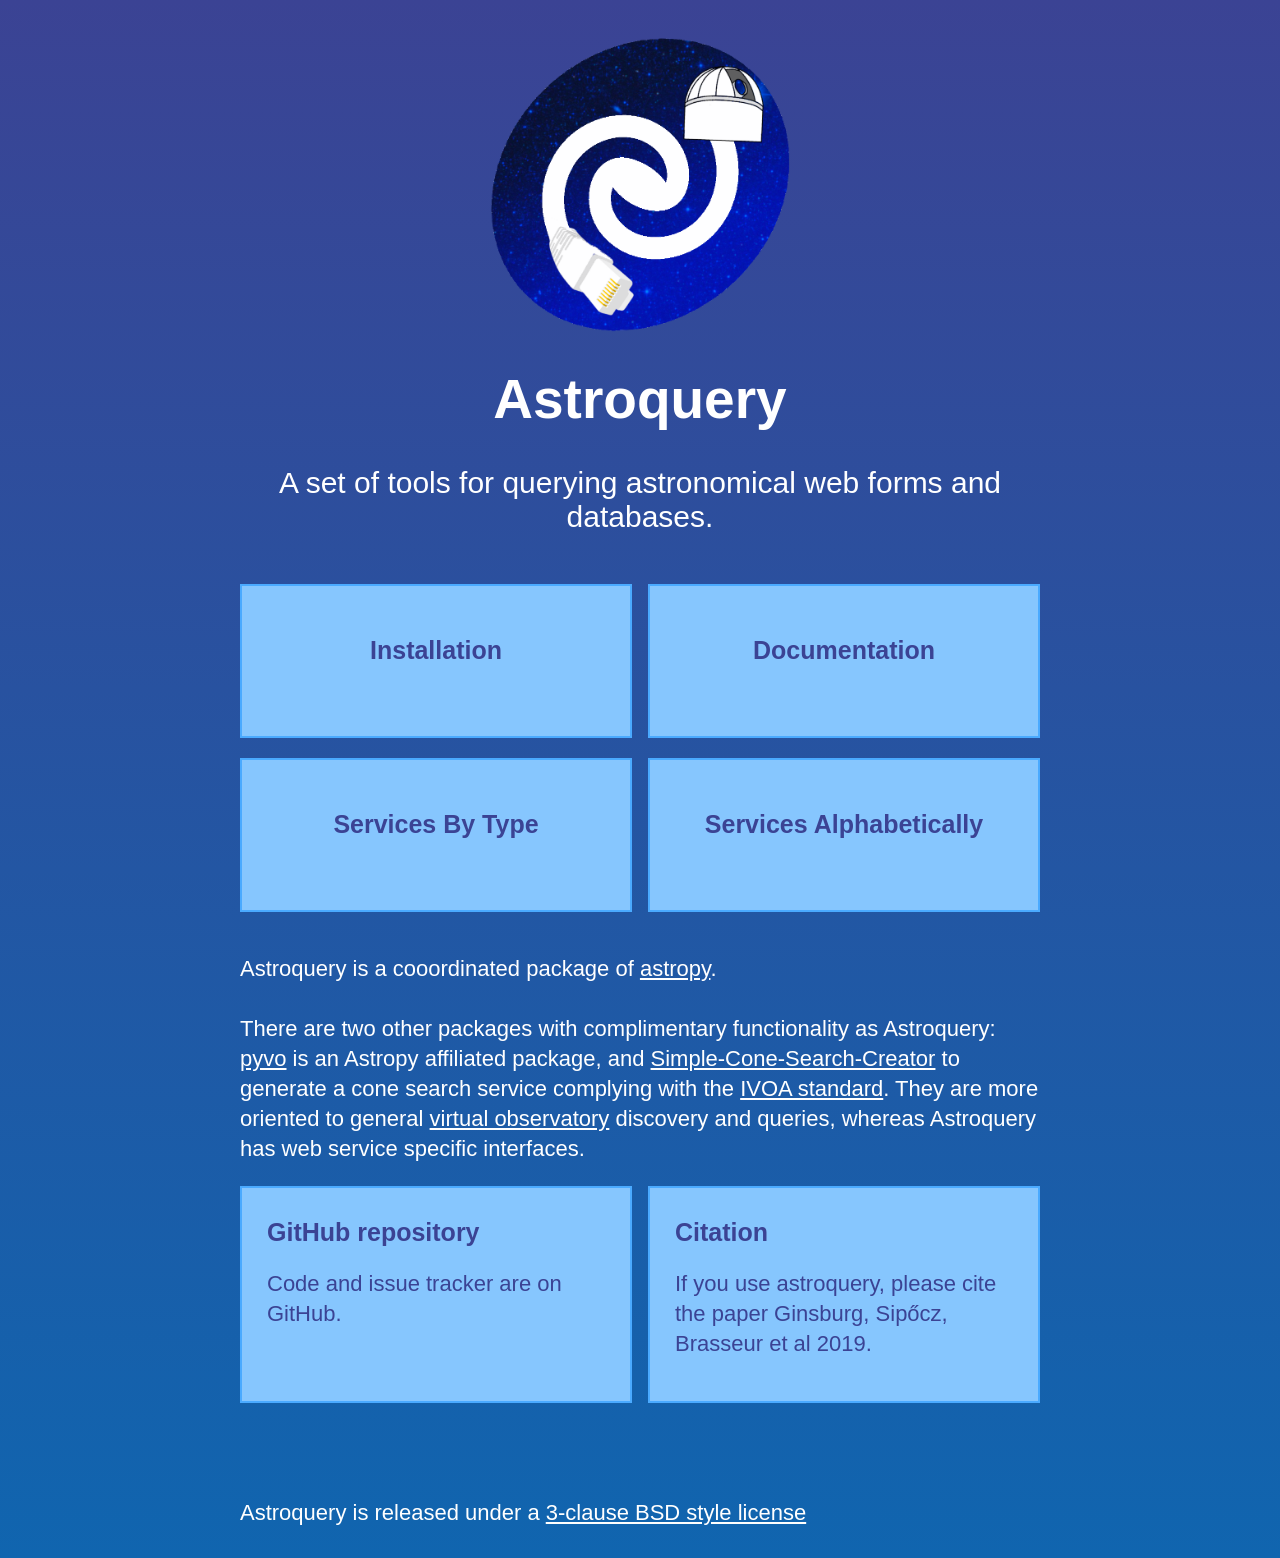
<file: docs/index.html>
<!DOCTYPE html>
<html>
    
    <head>
        <meta charset="utf-8">
        <meta http-equiv="X-UA-Compatible" content="IE=edge">
        <title>Astroquery</title>
        <meta name="description" content="Query astronomical web forms and databases.">
        <link rel="stylesheet" href="_static/main.css">
        <link rel="astroquery icon" href="_static/astroquery_logo.ico">
        <link href="https://fonts.googleapis.com/css2?family=Overpass:wght@400;900&display=swap" rel="stylesheet">
    </head>
    <body>
    
      <img class="logo" src="_static/astroquery_logo.png" alt="Astroquery logo">
      <h1>Astroquery</h1>

      <h2>A set of tools for querying astronomical web forms and databases.</h2>

      <div class="twocol">
      <a class="small-link" href="install.html">Installation</a>
      <a class="small-link" href="services_alph.html">Services By Type</a>

      <a class="small-link" href="doc_main.html">Documentation</a>
      <a class="small-link" href="services_type.html">Services Alphabetically</a>
      </div>
      
      <p>Astroquery is a cooordinated package of
        <a class="text-link" target="_blank" href="http://www.astropy.org">astropy</a>. <br><br>
        There are two other packages with complimentary functionality as Astroquery: <br>
        <a class="text-link" target="_blank" href="https://pyvo.readthedocs.io">pyvo</a> 
        is an Astropy affiliated package, and
        <a class="text-link" target="_blank" href="https://github.com/tboch/Simple-Cone-Search-Creator/">Simple-Cone-Search-Creator</a>
        to generate a cone search service complying with the
        <a class="text-link" target="_blank" href="http://www.ivoa.net/documents/latest/ConeSearch.html">IVOA standard</a>.
        They are more oriented to general
        <a class="text-link" target="_blank" href="http://www.virtualobservatory.org">virtual observatory</a>
        discovery and queries, whereas Astroquery has web service specific interfaces.
      </p>
        

      <div class="twocol">
      <a href="https://github.com/astropy/astroquery" target="_blank">
        <div class="big-button">
          <h3>GitHub repository</h3>    
          <p>Code and issue tracker are on GitHub.<br><br></p>
      
        </div>  
      </a>

      <a href="https://github.com/astropy/astroquery/blob/main/astroquery/CITATION" target="_blank">
        <div class="big-button">
          <h3>Citation</h3>    
          <p>If you use astroquery, please cite the paper Ginsburg, Sipőcz, Brasseur et al 2019.</p>
      
        </div>  
      </a>
      </div>

      <p class="footer">Astroquery is released under a  <a href="license.html" class="text-link">3-clause BSD style license</a> </p>
      
        </body>
</html>
</file>
<file: docs/_static/main.css>
body{
    background: linear-gradient(#3b4394,#1065af);
    font-family: "Helvetica Neue", Helvetica, Arial, sans-serif;
    color: white;
    margin-left: auto;
    margin-right: auto;
    max-width: 800px;
    padding-left: 15px;
    padding-right: 15px;
}

.logo{
    margin-left: auto;
    margin-right: auto;
    max-width: 300px;
    display: block;
    padding-top: 30px
}

h1{
    text-align: center;
    max-width: 800px;
    margin-top: 35px;
    margin-left: auto;
    margin-right: auto;
    margin-bottom: 35px;
    font-size: 55px;
}

h2{
    text-align: center;
    font-size: 30px;
    margin-bottom: 50px;
    margin-top: 25px;
    font-weight: 400;
}

h3{
    font-size: 25px;
    margin-bottom: 15px;
    margin-right: 0px;
}

a{
    color: white;
    text-decoration: none;
    cursor: pointer;
}


p{
    font-size: 22px;
    line-height: 30px;
}


ul{
    font-size: 22px;
    line-height: 30px;
}

br{
    height: 10px;
}

.big-button{
    background: #86c6fe;
    border: 2px;
    border-color: #4aaaff;
    border-style: solid;
    padding-left: 25px;
    padding-right: 20px;
    padding-bottom: 20px;
    padding-top: 5px;
    margin-bottom: 20px;
    display: block;
    color: #3b4394;
}

a:hover .big-button {
    background-color: #4aaaff;
}

.text-link{
    text-decoration: underline;
   
}

.small-link{
    background: #86c6fe;
    font-size: 25px;
    margin-bottom: 20px;
    border: 2px;
    border-color: #4aaaff;
    border-style: solid;
    padding-top: 50px;
    max-width: 800px;
    text-align: center;
    font-weight: bold;
    display: block;
    height: 100px;
    color: #3b4394;
 
}


.small-link:hover{
    background-color: #4aaaff;
}

.twocol{
    column-count: 2;
}

.footer{
    margin-top: 75px;
    margin-bottom: 30px;
}
</file>
